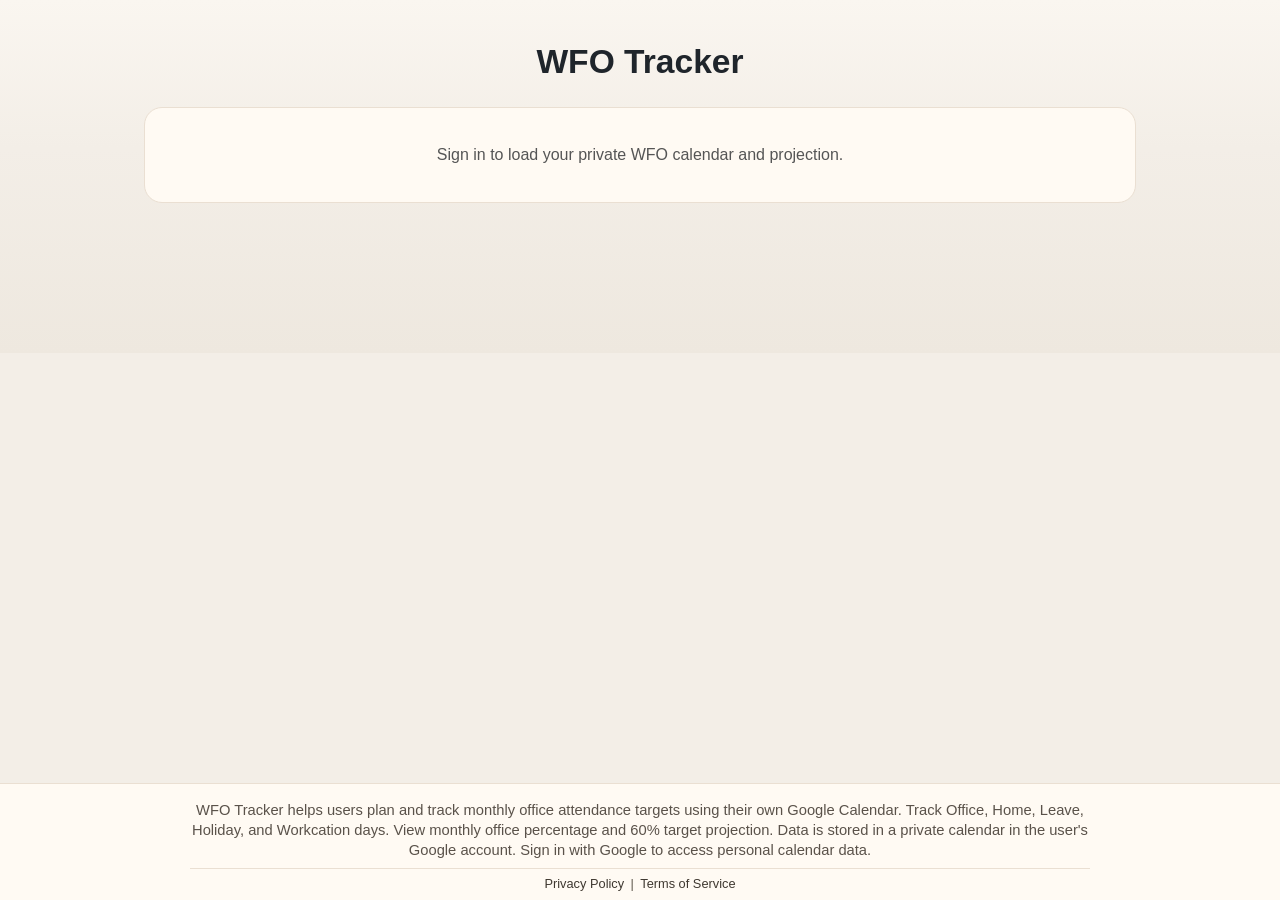
<file: index.html>
<!DOCTYPE html>
<html lang="en">

<head>

  <meta charset="UTF-8" />

  <meta
    name="viewport"
    content="width=device-width, initial-scale=1.0, viewport-fit=cover"
  />

  <meta
    name="theme-color"
    content="#f3eee7"
  />

  <meta name="google-site-verification" content="GpU5UmVybOdWTM2qO24obUkvhyw4sdHr5j2sSlSs9CA" />

  <meta name="apple-mobile-web-app-capable" content="yes" />
  <meta name="apple-mobile-web-app-status-bar-style" content="black-translucent" />
  <meta name="apple-mobile-web-app-title" content="WFO Tracker" />
  <link rel="apple-touch-icon" href="assets/icon.svg" />

  <link
    rel="manifest"
    href="manifest.json"
  />

  <title>WFO Tracker</title>

  <link
    rel="stylesheet"
    href="style.css"
  />

  <script
    src="https://accounts.google.com/gsi/client"
    async
    defer
  ></script>

  <script
    src="https://apis.google.com/js/api.js"
  ></script>

</head>

<body>

  <div class="container">

    <h1>WFO Tracker</h1>

    <div
      id="g_id_onload"
      data-client_id="695393903745-dvnfb0guht0a1hltulv27ljh5caf2544.apps.googleusercontent.com"
      data-context="signin"
      data-ux_mode="popup"
      data-callback="handleCredentialResponse"
      data-auto_prompt="false"
    ></div>

    <div id="loginPanel" class="login-panel">
      <div
        id="loginState"
        class="login-state"
      >
        <p>
          Sign in to load your private WFO calendar and projection.
        </p>
      </div>

      <div
        id="googleSignIn"
        class="g_id_signin"
        data-type="standard"
        data-size="large"
        data-theme="outline"
        data-text="sign_in_with"
        data-shape="rectangular"
        data-logo_alignment="left"
      ></div>
    </div>

    <div
      id="trackerApp"
      class="hidden"
    >

      <div class="stats-card">

        <div class="projection-header">

          <div>

            <p class="projection-label">
              Office Target
            </p>

            <h2 id="projectionStatus">
              Loading
            </h2>

          </div>

          <div
            id="wfoPercent"
            class="projection-percent"
          >
            0%
          </div>

        </div>

        <div class="progress-track">

          <div
            id="progressFill"
            class="progress-fill"
          ></div>

          <div class="target-marker"></div>

        </div>

        <div id="projectionMessage"></div>

        <div
          id="statsText"
          class="stats-grid"
        ></div>

      </div>

      <div class="calendar-header">

        <button
          id="prevMonth"
          type="button"
          aria-label="Previous month"
        >
          ←
        </button>

        <h2 id="monthYear"></h2>

        <button
          id="nextMonth"
          type="button"
          aria-label="Next month"
        >
          →
        </button>

      </div>

      <div id="calendar"></div>

      <button
        id="logoutBtn"
        type="button"
        class="logout-button"
      >
        Logout
      </button>
      
    </div>

  </div>

  <footer class="legal-links">
    <section class="public-info" aria-label="About this app">
      <p>
        WFO Tracker helps users plan and track monthly office attendance targets using their own Google Calendar.
        Track Office, Home, Leave, Holiday, and Workcation days.
        View monthly office percentage and 60% target projection.
        Data is stored in a private calendar in the user's Google account.
        Sign in with Google to access personal calendar data.
      </p>
    </section>

    <div class="legal-links-nav">
      <a href="privacy.html">Privacy Policy</a>
      <span aria-hidden="true">|</span>
      <a href="terms.html">Terms of Service</a>
    </div>
  </footer>

  <div
    id="popupOverlay"
    class="popup-overlay hidden"
  >

    <div
      class="popup"
      role="dialog"
      aria-modal="true"
      aria-labelledby="popupTitle"
    >

      <button
        id="closePopup"
        class="popup-close"
        aria-label="Close"
      >
        ×
      </button>

      <h3 id="popupTitle">
        Update Day Status
      </h3>

      <p id="popupDate"></p>

      <input
        id="statusSelect"
        type="hidden"
        value=""
      />

      <div
        id="statusOptions"
        class="status-options"
      >

        <button
          type="button"
          class="status-option"
          data-status=""
        >
          Home
        </button>

        <button
          type="button"
          class="status-option"
          data-status="WFO"
        >
          Office
        </button>

        <button
          type="button"
          class="status-option"
          data-status="WORKCATION"
        >
          Workcation
        </button>

        <button
          type="button"
          class="status-option"
          data-status="LEAVE_1"
        >
          Full Leave
        </button>

        <button
          type="button"
          class="status-option"
          data-status="LEAVE_0.5_WFO"
        >
          Half Leave + Office
        </button>

        <button
          type="button"
          class="status-option"
          data-status="LEAVE_0.5_WFH"
        >
          Half Leave + Home
        </button>

        <button
          type="button"
          class="status-option"
          data-status="HOLIDAY"
        >
          Holiday
        </button>

      </div>

      <div
        id="holidayNameField"
        class="holiday-name-field hidden"
      >

        <label for="holidayNameInput">
          Holiday name
        </label>

        <input
          id="holidayNameInput"
          type="text"
          placeholder="e.g. Diwali"
        />

      </div>

      <div
        id="popupFeedback"
        class="popup-feedback"
      ></div>

      <div class="popup-actions">

        <button
          id="cancelPopup"
          type="button"
        >
          Cancel
        </button>

      </div>

    </div>

  </div>

  <script src="script.js"></script>

</body>
</html>
</file>
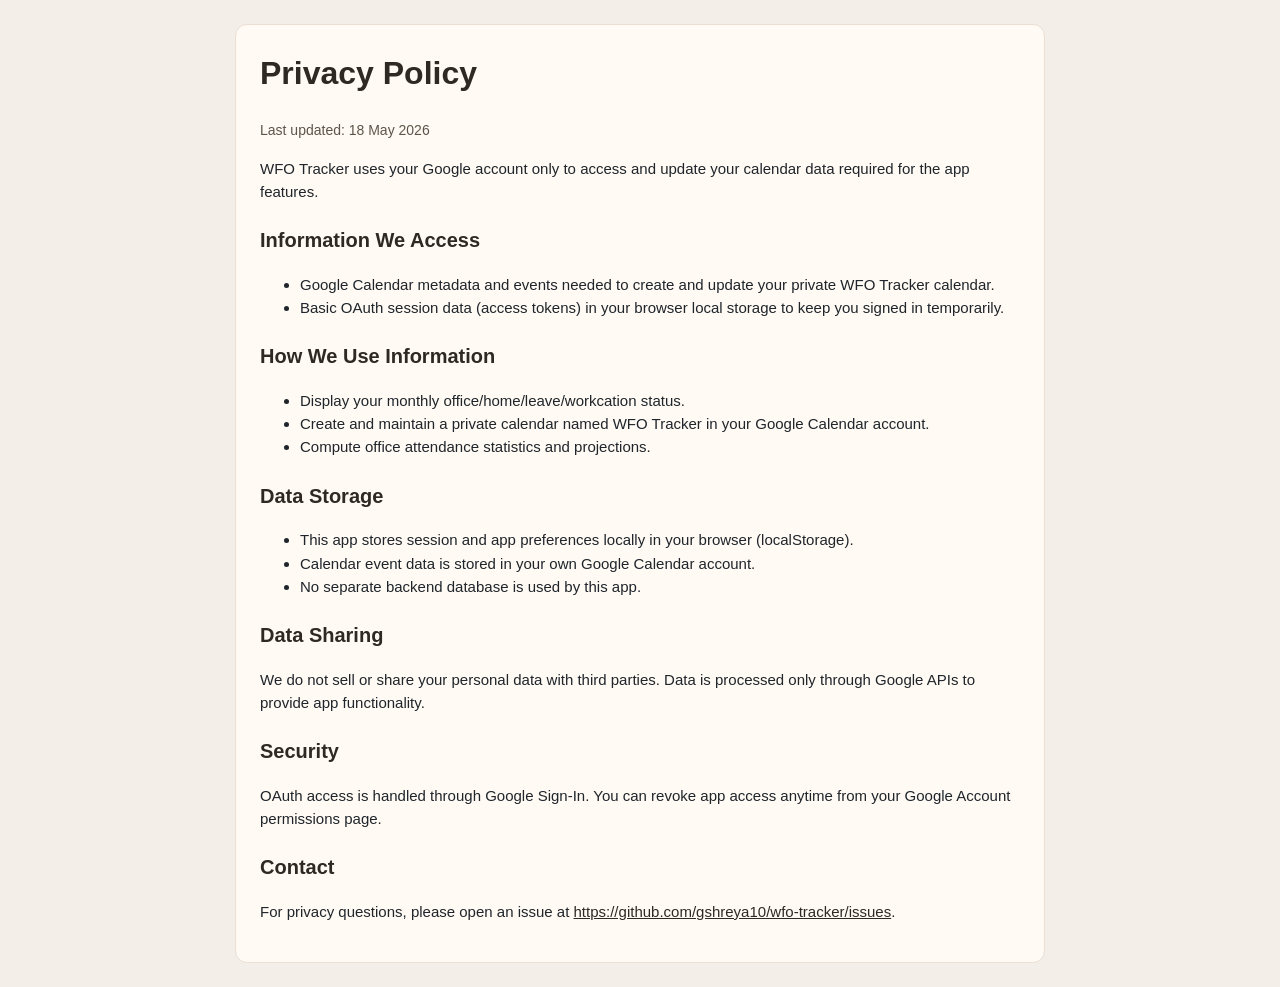
<file: privacy.html>
<!DOCTYPE html>
<html lang="en">
<head>
  <meta charset="UTF-8" />
  <meta name="viewport" content="width=device-width, initial-scale=1.0" />
  <title>Privacy Policy | WFO Tracker</title>
  <style>
    body {
      margin: 0;
      padding: 24px;
      font-family: Arial, sans-serif;
      background: #f3eee7;
      color: #1f252b;
      line-height: 1.55;
    }
    .wrap {
      max-width: 760px;
      margin: 0 auto;
      background: #fffaf3;
      border: 1px solid #eadfd2;
      border-radius: 12px;
      padding: 24px;
    }
    h1, h2 {
      margin-top: 0;
      color: #2f2923;
    }
    h2 {
      margin-top: 22px;
      font-size: 20px;
    }
    p, li {
      font-size: 15px;
    }
    a {
      color: #2f2923;
    }
    .meta {
      color: #5c544b;
      font-size: 14px;
    }
  </style>
</head>
<body>
  <main class="wrap">
    <h1>Privacy Policy</h1>
    <p class="meta">Last updated: 18 May 2026</p>

    <p>
      WFO Tracker uses your Google account only to access and update your calendar data required for the app features.
    </p>

    <h2>Information We Access</h2>
    <ul>
      <li>Google Calendar metadata and events needed to create and update your private WFO Tracker calendar.</li>
      <li>Basic OAuth session data (access tokens) in your browser local storage to keep you signed in temporarily.</li>
    </ul>

    <h2>How We Use Information</h2>
    <ul>
      <li>Display your monthly office/home/leave/workcation status.</li>
      <li>Create and maintain a private calendar named WFO Tracker in your Google Calendar account.</li>
      <li>Compute office attendance statistics and projections.</li>
    </ul>

    <h2>Data Storage</h2>
    <ul>
      <li>This app stores session and app preferences locally in your browser (localStorage).</li>
      <li>Calendar event data is stored in your own Google Calendar account.</li>
      <li>No separate backend database is used by this app.</li>
    </ul>

    <h2>Data Sharing</h2>
    <p>
      We do not sell or share your personal data with third parties. Data is processed only through Google APIs to provide app functionality.
    </p>

    <h2>Security</h2>
    <p>
      OAuth access is handled through Google Sign-In. You can revoke app access anytime from your Google Account permissions page.
    </p>

    <h2>Contact</h2>
    <p>
      For privacy questions, please open an issue at
      <a href="https://github.com/gshreya10/wfo-tracker/issues">https://github.com/gshreya10/wfo-tracker/issues</a>.
    </p>
  </main>
</body>
</html>
</file>
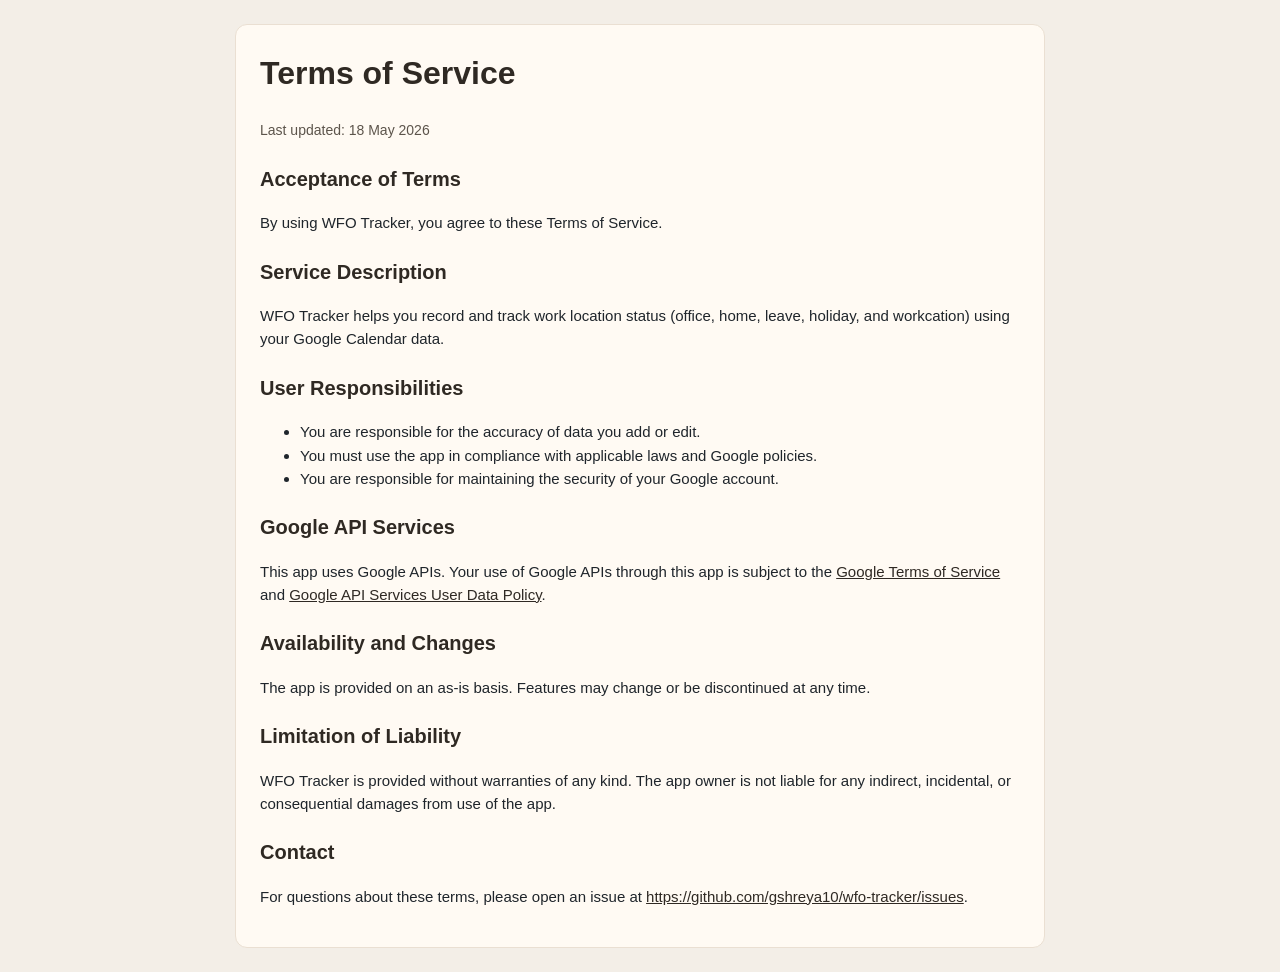
<file: terms.html>
<!DOCTYPE html>
<html lang="en">
<head>
  <meta charset="UTF-8" />
  <meta name="viewport" content="width=device-width, initial-scale=1.0" />
  <title>Terms of Service | WFO Tracker</title>
  <style>
    body {
      margin: 0;
      padding: 24px;
      font-family: Arial, sans-serif;
      background: #f3eee7;
      color: #1f252b;
      line-height: 1.55;
    }
    .wrap {
      max-width: 760px;
      margin: 0 auto;
      background: #fffaf3;
      border: 1px solid #eadfd2;
      border-radius: 12px;
      padding: 24px;
    }
    h1, h2 {
      margin-top: 0;
      color: #2f2923;
    }
    h2 {
      margin-top: 22px;
      font-size: 20px;
    }
    p, li {
      font-size: 15px;
    }
    a {
      color: #2f2923;
    }
    .meta {
      color: #5c544b;
      font-size: 14px;
    }
  </style>
</head>
<body>
  <main class="wrap">
    <h1>Terms of Service</h1>
    <p class="meta">Last updated: 18 May 2026</p>

    <h2>Acceptance of Terms</h2>
    <p>
      By using WFO Tracker, you agree to these Terms of Service.
    </p>

    <h2>Service Description</h2>
    <p>
      WFO Tracker helps you record and track work location status (office, home, leave, holiday, and workcation) using your Google Calendar data.
    </p>

    <h2>User Responsibilities</h2>
    <ul>
      <li>You are responsible for the accuracy of data you add or edit.</li>
      <li>You must use the app in compliance with applicable laws and Google policies.</li>
      <li>You are responsible for maintaining the security of your Google account.</li>
    </ul>

    <h2>Google API Services</h2>
    <p>
      This app uses Google APIs. Your use of Google APIs through this app is subject to the
      <a href="https://policies.google.com/terms">Google Terms of Service</a>
      and
      <a href="https://developers.google.com/terms/api-services-user-data-policy">Google API Services User Data Policy</a>.
    </p>

    <h2>Availability and Changes</h2>
    <p>
      The app is provided on an as-is basis. Features may change or be discontinued at any time.
    </p>

    <h2>Limitation of Liability</h2>
    <p>
      WFO Tracker is provided without warranties of any kind. The app owner is not liable for any indirect, incidental, or consequential damages from use of the app.
    </p>

    <h2>Contact</h2>
    <p>
      For questions about these terms, please open an issue at
      <a href="https://github.com/gshreya10/wfo-tracker/issues">https://github.com/gshreya10/wfo-tracker/issues</a>.
    </p>
  </main>
</body>
</html>
</file>
<file: style.css>
html {
  min-height: 100%;
  background: #f3eee7;
}

:root {
  --page-bg: #f3eee7;
  --panel-bg: #fffaf3;
  --panel-border: #eadfd2;
  --wfh-color: #f7c7ce;
  --wfo-color: #c2e8d2;
  --leave-color: #c7daf1;
  --holiday-color: #d2d8df;
  --workcation-color: #d9edb8;
  --status-text: #27313a;
  --muted-status-text: #3d4852;

  --container-max: 62rem;
  --container-gutter: clamp(0.625rem, 2.8vw, 1.5rem);

  --space-1: clamp(0.375rem, 1vw, 0.625rem);
  --space-2: clamp(0.5rem, 1.2vw, 0.875rem);
  --space-3: clamp(0.75rem, 1.8vw, 1.125rem);
  --space-4: clamp(0.875rem, 2.2vw, 1.375rem);

  --radius-sm: clamp(0.5rem, 1.4vw, 0.75rem);
  --radius-md: clamp(0.625rem, 1.8vw, 1rem);
  --radius-lg: clamp(0.75rem, 2vw, 1.125rem);
}

body {
  font-family: Arial, sans-serif;
  font-size: clamp(0.9375rem, 0.2vw + 0.9rem, 1rem);
  line-height: 1.4;
  display: grid;
  grid-template-rows: 1fr auto;
  background:
    linear-gradient(
      180deg,
      #faf6f0 0%,
      var(--page-bg) 42%,
      #eee8df 100%
    );
  margin: 0;
  padding:
    max(var(--container-gutter), env(safe-area-inset-top))
    max(var(--container-gutter), env(safe-area-inset-right))
    max(var(--container-gutter), env(safe-area-inset-bottom))
    max(var(--container-gutter), env(safe-area-inset-left));
  padding-bottom: max(6px, env(safe-area-inset-bottom));
  color: #1f252b;
  min-height: 100vh;
  min-height: 100dvh;
  min-height: -webkit-fill-available;
  -webkit-text-size-adjust: 100%;
}

* {
  box-sizing: border-box;
}

.container {
  width: min(100%, var(--container-max));
  margin-inline: auto;
  padding-bottom: clamp(7rem, 16vh, 9.5rem);
}

.login-panel {
  background: var(--panel-bg);
  padding: clamp(0.875rem, 2.2vw, 1.25rem);
  border-radius: var(--radius-lg);
  margin-top: var(--space-4);
  text-align: center;
  color: #555;
  border: 1px solid var(--panel-border);
}

.legal-links {
  position: fixed;
  left: 0;
  right: 0;
  bottom: 0;
  width: 100%;
  margin: 0;
  padding: 0.55rem max(10px, var(--container-gutter)) max(6px, env(safe-area-inset-bottom));
  background: var(--panel-bg);
  border-top: 1px solid var(--panel-border);
  border-radius: 0;
  text-align: center;
  color: #5f574e;
  font-size: clamp(0.78rem, 0.45vw + 0.68rem, 0.92rem);
  z-index: 20;
}

.legal-links-nav {
  display: inline-flex;
  gap: 0.4rem;
  align-items: center;
  margin-top: 0.4rem;
  padding-top: 0;
  border-top: none;
  font-size: clamp(0.68rem, 0.32vw + 0.58rem, 0.8rem);
}

.legal-links a {
  color: #3f3830;
  text-decoration: none;
}

.legal-links a:hover {
  text-decoration: underline;
}

h1 {
  text-align: center;
  font-size: clamp(1.45rem, 2.2vw + 0.8rem, 2.1rem);
  margin: var(--space-2) 0 var(--space-4);
}

button {
  padding: clamp(0.625rem, 1.4vw, 0.75rem) clamp(0.875rem, 2vw, 1.25rem);
  border: none;
  border-radius: var(--radius-sm);
  cursor: pointer;
  font: inherit;
  touch-action: manipulation;
  -webkit-tap-highlight-color: transparent;
}

.stats-card {
  background: var(--panel-bg);
  padding: clamp(0.875rem, 2.4vw, 1.375rem);
  border-radius: var(--radius-lg);
  margin-top: var(--space-4);
  border: 1px solid var(--panel-border);
  box-shadow: 0 14px 34px rgba(91, 72, 52, 0.08);
}

.public-info {
  max-width: min(900px, calc(100% - 24px));
  margin: 0.55rem auto 0;
  color: #5a524a;
  font-size: inherit;
  line-height: 1.35;
  padding-bottom: 0.45rem;
  border-bottom: 1px solid var(--panel-border);
}

.public-info h2 {
  margin: 0 0 0.5rem;
  font-size: clamp(1rem, 1vw + 0.8rem, 1.35rem);
}

.public-info p {
  margin: 0;
  font-size: inherit;
}

.public-info ul {
  margin: 0.5rem 0 0.5rem 1rem;
  padding: 0;
}

.public-info li {
  margin: 0.25rem 0;
  font-size: clamp(0.8rem, 0.4vw + 0.7rem, 0.92rem);
}

.projection-header {
  display: flex;
  justify-content: space-between;
  gap: 16px;
  align-items: flex-start;
}

.projection-label {
  margin: 0 0 4px;
  color: #6b6258;
  font-size: clamp(0.72rem, 0.5vw + 0.58rem, 0.875rem);
}

#projectionStatus {
  margin: 0;
  font-size: clamp(1.15rem, 1.6vw + 0.75rem, 1.75rem);
}

.projection-percent {
  font-size: clamp(1.35rem, 2.4vw + 0.8rem, 2.125rem);
  font-weight: bold;
  line-height: 1;
}

.progress-track {
  height: clamp(0.625rem, 1.4vw, 0.875rem);
  margin-top: clamp(0.625rem, 1.8vw, 1.125rem);
  border-radius: 999px;
  background: #eadfd2;
  position: relative;
  overflow: hidden;
}

.progress-fill {
  height: 100%;
  width: 0;
  border-radius: inherit;
  transition: width 0.25s ease;
}

.progress-fill.on-track {
  background: #85cf9f;
}

.progress-fill.behind {
  background: #e88f9b;
}

.target-marker {
  position: absolute;
  top: -3px;
  bottom: -3px;
  left: 60%;
  width: 3px;
  background: #2f363d;
  border-radius: 999px;
}

#projectionMessage {
  margin-top: var(--space-2);
  color: #4f473f;
  font-size: clamp(0.8rem, 0.45vw + 0.68rem, 0.95rem);
}

.stats-grid {
  display: grid;
  grid-template-columns: repeat(auto-fit, minmax(min(11rem, 100%), 1fr));
  gap: var(--space-1);
  margin-top: var(--space-3);
}

.stat-tile {
  background: rgba(255, 255, 255, 0.62);
  border: 1px solid var(--panel-border);
  border-radius: var(--radius-sm);
  padding: clamp(0.5rem, 1.2vw, 0.75rem);
}

.stat-tile span {
  display: block;
  min-height: 1.5em;
  color: #6b6258;
  font-size: clamp(0.65rem, 0.5vw + 0.5rem, 0.82rem);
}

.stat-tile b {
  display: block;
  margin-top: 0.25rem;
  font-size: clamp(1rem, 1.3vw + 0.65rem, 1.375rem);
}

.login-state {
  background: transparent;
  padding: 0;
  border-radius: 0;
  margin-top: 0;
  margin-bottom: var(--space-2);
  text-align: center;
  color: #555;
  border: none;
}

#googleSignIn {
  display: flex;
  justify-content: center;
}

#googleSignIn > div {
  margin-inline: auto;
}

.hidden {
  display: none;
}

.calendar-header {
  display: flex;
  justify-content: space-between;
  align-items: center;
  margin-top: clamp(1rem, 3vw, 1.875rem);
}

.logout-button {
  display: block;
  margin: 24px auto 0;
  background: #ededed;
  color: #222;
}

#calendar {
  margin-top: var(--space-3);
  display: grid;
  grid-template-columns: repeat(7, 1fr);
  gap: clamp(0.25rem, 1vw, 0.625rem);
  background: rgba(255, 250, 243, 0.72);
  border: 1px solid var(--panel-border);
  border-radius: var(--radius-lg);
  padding: clamp(0.375rem, 1.4vw, 1.125rem);
  box-shadow: 0 18px 46px rgba(91, 72, 52, 0.08);
}

.day-name {
  font-weight: bold;
  text-align: center;
  color: #3d3933;
  font-size: clamp(0.66rem, 0.5vw + 0.58rem, 0.86rem);
}

.day {
  background: white;
  min-height: clamp(3rem, 9vw, 6.25rem);
  border-radius: var(--radius-sm);
  padding: clamp(0.35rem, 1vw, 0.625rem);
  cursor: pointer;
  transition: 0.2s;
  position: relative;
  overflow: hidden;
  box-shadow: 0 1px 0 rgba(255, 255, 255, 0.75) inset;
  user-select: none;
  -webkit-user-select: none;
  -webkit-tap-highlight-color: transparent;
}

.day:hover {
  transform: scale(1.03);
}

.date-number {
  font-weight: bold;
  font-size: clamp(0.56rem, 0.9vw + 0.38rem, 1rem);
}

.today {
  border: clamp(0.125rem, 0.24vw, 0.1875rem) solid black;
}

.weekend {
  background: var(--holiday-color);
  color: var(--muted-status-text);
}

.WFH {
  background: var(--wfh-color);
  color: var(--status-text);
}

.HOLIDAY {
  background: var(--holiday-color);
  color: var(--muted-status-text);
}

.WFO {
  background: var(--wfo-color);
  color: var(--status-text);
}

.WORKCATION {
  background: var(--workcation-color);
  color: var(--status-text);
}

.LEAVE_1 {
  background: var(--leave-color);
  color: var(--status-text);
}

.LEAVE_0_5_WFO {
  background:
    linear-gradient(
      to bottom,
      var(--leave-color) 50%,
      var(--wfo-color) 50%
    );

  color: var(--status-text);
}

.LEAVE_0_5_WFH {
  background:
    linear-gradient(
      to bottom,
      var(--leave-color) 50%,
      var(--wfh-color) 50%
    );
}

.popup-overlay {
  position: fixed;
  top: 0;
  left: 0;

  width: 100%;
  min-height: 100%;
  min-height: 100dvh;

  background: rgba(0,0,0,0.4);

  display: flex;
  justify-content: center;
  align-items: center;
  padding: 18px;
  box-sizing: border-box;

  z-index: 1000;
}

.popup-overlay.hidden {
  display: none;
}

.popup {
  background: white;
  padding: clamp(0.875rem, 2.2vw, 1.375rem);
  border-radius: var(--radius-md);
  width: min(420px, 100%);
  max-height: calc(100dvh - 36px);
  overflow: auto;
  -webkit-overflow-scrolling: touch;
  box-shadow: 0 24px 60px rgba(0,0,0,0.22);
  box-sizing: border-box;
  position: relative;
}

.popup h3 {
  margin-top: 0;
  margin-bottom: 4px;
  padding-right: 44px;
  font-size: clamp(1rem, 0.8vw + 0.84rem, 1.25rem);
}

#popupDate {
  color: #555;
  margin: 0 0 16px;
}

.popup-close {
  position: absolute;
  top: 12px;
  right: 12px;
  width: 36px;
  height: 36px;
  padding: 0;
  border-radius: 50%;
  background: #f1f1f1;
  color: #333;
  font-size: 24px;
  line-height: 1;
}

.status-options {
  display: grid;
  grid-template-columns: repeat(auto-fit, minmax(min(11rem, 100%), 1fr));
  gap: var(--space-1);
}

.status-option {
  min-height: clamp(2.75rem, 5vw, 3rem);
  padding: clamp(0.55rem, 1.2vw, 0.75rem) clamp(0.65rem, 1.6vw, 0.75rem);
  border: 2px solid transparent;
  border-radius: var(--radius-sm);
  background: #fafafa;
  color: #222;
  text-align: center;
  overflow-wrap: anywhere;
  font-size: clamp(0.78rem, 0.5vw + 0.66rem, 0.93rem);
}

.status-option[data-status=""] {
  background: var(--wfh-color);
  color: var(--status-text);
}

.status-option[data-status="WFO"] {
  background: var(--wfo-color);
  color: var(--status-text);
}

.status-option[data-status="WORKCATION"] {
  background: var(--workcation-color);
  color: var(--status-text);
}

.status-option[data-status="LEAVE_1"] {
  background: var(--leave-color);
  color: var(--status-text);
}

.status-option[data-status="LEAVE_0.5_WFO"] {
  background:
    linear-gradient(
      to bottom,
      var(--leave-color) 50%,
      var(--wfo-color) 50%
    );
  color: var(--status-text);
}

.status-option[data-status="LEAVE_0.5_WFH"] {
  background:
    linear-gradient(
      to bottom,
      var(--leave-color) 50%,
      var(--wfh-color) 50%
    );
  color: var(--status-text);
}

.status-option[data-status="HOLIDAY"] {
  background: var(--holiday-color);
  color: var(--muted-status-text);
}

.status-option.selected {
  border-color: #111;
  box-shadow: 0 0 0 2px white inset;
}

.holiday-name-field {
  margin-top: 14px;
}

.holiday-name-field label {
  display: block;
  margin-bottom: 6px;
  font-weight: bold;
  font-size: clamp(0.8rem, 0.4vw + 0.7rem, 0.95rem);
}

.holiday-name-field input {
  width: 100%;
  box-sizing: border-box;
  padding: 12px;
  border: 1px solid #ccc;
  border-radius: 10px;
  font: inherit;
}

.popup-feedback {
  min-height: 20px;
  margin-top: 12px;
  color: #b00020;
  font-size: clamp(0.75rem, 0.35vw + 0.68rem, 0.875rem);
}

.popup-actions {
  display: flex;
  gap: 10px;
  margin-top: 14px;
}

.popup-actions button {
  flex: 1;
}

#cancelPopup {
  background: #ededed;
  color: #222;
}

.status-label {
  position: absolute;
  top: 50%;
  left: 50%;
  transform: translate(-50%, -50%);
  font-weight: bold;
  font-size: clamp(0.5rem, 0.7vw + 0.34rem, 0.875rem);
  text-align: center;
  width: calc(100% - 8px);
  padding: 0 6px;
  white-space: nowrap;
  overflow: hidden;
  text-overflow: ellipsis;
  pointer-events: none;
}

.split-status {
  position: absolute;
  inset: 0;
  transform: none;
  display: grid;
  grid-template-rows: 1fr 1fr;
  align-items: center;
  justify-items: center;
  line-height: 1;
}

.split-label-top,
.split-label-bottom {
  width: 100%;
  text-align: center;
}

.LEAVE_0_5_WFH .split-label-bottom {
  color: var(--status-text);
}

@media (max-width: 1024px) and (min-width: 641px) {

  #calendar {
    gap: 6px;
    padding: 10px;
    border-radius: 14px;
  }

  .day {
    min-height: 68px;
    border-radius: 8px;
    padding: 10px 4px 6px;
    min-width: 0;
  }

  .date-number {
    font-size: 13px;
    top: 7px;
    left: 8px;
  }

  .status-label {
    font-size: 11px;
    top: auto;
    bottom: 7px;
    transform: translateX(-50%);
  }

  .calendar-header h2 {
    font-size: 20px;
  }

  .day-name {
    font-size: 14px;
    height: 28px;
  }
}

@media (max-width: 640px) {

  body {
    padding:
      max(12px, env(safe-area-inset-top))
      max(12px, env(safe-area-inset-right))
      max(12px, env(safe-area-inset-bottom))
      max(12px, env(safe-area-inset-left));
  }

  h1 {
    font-size: 26px;
    margin: 10px 0 18px;
  }

  .stats-card {
    padding: 16px;
    border-radius: 14px;
    margin-top: 18px;
  }

  .projection-label {
    font-size: 12px;
  }

  .projection-percent {
    font-size: 25px;
    align-self: flex-end;
  }

  #projectionStatus {
    font-size: 20px;
  }

  .progress-track {
    margin-top: 10px;
    height: 12px;
  }

  .projection-header {
    flex-direction: column;
    gap: 8px;
  }

  .stats-grid {
    grid-template-columns: repeat(auto-fit, minmax(min(9rem, 100%), 1fr));
    gap: 6px;
    margin-top: 12px;
  }

  .stat-tile {
    padding: 8px;
    border-radius: 9px;
  }

  .stat-tile span {
    min-height: 1.5em;
    font-size: clamp(0.6rem, 0.9vw + 0.36rem, 0.72rem);
    line-height: 1.1;
  }

  .stat-tile b {
    margin-top: 4px;
    font-size: clamp(0.9rem, 1.2vw + 0.6rem, 1.1rem);
    line-height: 1;
  }

  .calendar-header {
    gap: 10px;
    margin-top: 18px;
  }

  .calendar-header h2 {
    font-size: 18px;
    text-align: center;
    flex: 1;
  }

  .calendar-header button {
    min-width: 42px;
    padding: 9px 11px;
    font-size: 15px;
  }

  #calendar {
    gap: 4px;
    margin-top: 12px;
    padding: 6px;
    border-radius: 12px;
    grid-template-columns: repeat(7, minmax(0, 1fr));
  }

  .day-name {
    font-size: 11px;
    font-weight: 600;
    height: 22px;
  }

  .day {
    aspect-ratio: 1 / 1;
    min-height: 50px;
    border-radius: 7px;
    padding: 0;
    min-width: 0;
    display: flex;
    align-items: center;
    justify-content: center;
  }

  .day:hover {
    transform: none;
  }

  .date-number {
    font-size: clamp(14px, 3.6vw, 18px);
    font-weight: 700;
    position: static;
    top: auto;
    left: auto;
    line-height: 1;
    z-index: 1;
  }

  .status-label {
    display: none;
  }

  .today {
    border-width: 2px;
  }

  .popup-overlay {
    align-items: flex-end;
    padding: 10px;
  }

  .popup {
    border-radius: 16px 16px 10px 10px;
    padding: 18px;
    width: 100%;
  }

  .popup h3 {
    font-size: 16px;
  }

  .status-options {
    grid-template-columns: repeat(auto-fit, minmax(min(8.75rem, 100%), 1fr));
    gap: 10px;
    margin: 14px 0;
  }

  .status-option {
    min-height: 44px;
    font-size: 14px;
  }

  button {
    font-size: 14px;
    padding: 12px 20px;
    min-height: 44px;
  }
}

@media (max-width: 420px) {

  body {
    padding:
      max(10px, env(safe-area-inset-top))
      max(10px, env(safe-area-inset-right))
      max(10px, env(safe-area-inset-bottom))
      max(10px, env(safe-area-inset-left));
  }

  h1 {
    font-size: 23px;
  }

  .calendar-header h2 {
    font-size: 16px;
  }

  .projection-percent {
    font-size: 23px;
  }

  #projectionStatus {
    font-size: 18px;
  }

  .stats-grid {
    grid-template-columns: repeat(2, minmax(0, 1fr));
    gap: 6px;
  }

  .stat-tile {
    min-height: 58px;
  }

  .day {
    min-height: 46px;
    padding: 0;
  }

  .date-number {
    font-size: clamp(13px, 3.8vw, 16px);
    top: auto;
    left: auto;
  }
}

@media (max-width: 360px) {

  body {
    padding:
      max(6px, env(safe-area-inset-top))
      max(6px, env(safe-area-inset-right))
      max(6px, env(safe-area-inset-bottom))
      max(6px, env(safe-area-inset-left));
  }

  #calendar {
    gap: 3px;
    padding: 4px;
  }

  .stats-grid {
    grid-template-columns: repeat(2, minmax(0, 1fr));
    gap: 5px;
  }

  .stat-tile {
    padding: 7px;
    min-height: 54px;
  }

  .stat-tile span {
    font-size: 10px;
    min-height: 20px;
  }

  .stat-tile b {
    font-size: 15px;
  }

  .day-name {
    font-size: 10px;
    height: 20px;
  }

  .status-label {
    display: none;
  }
}
</file>
